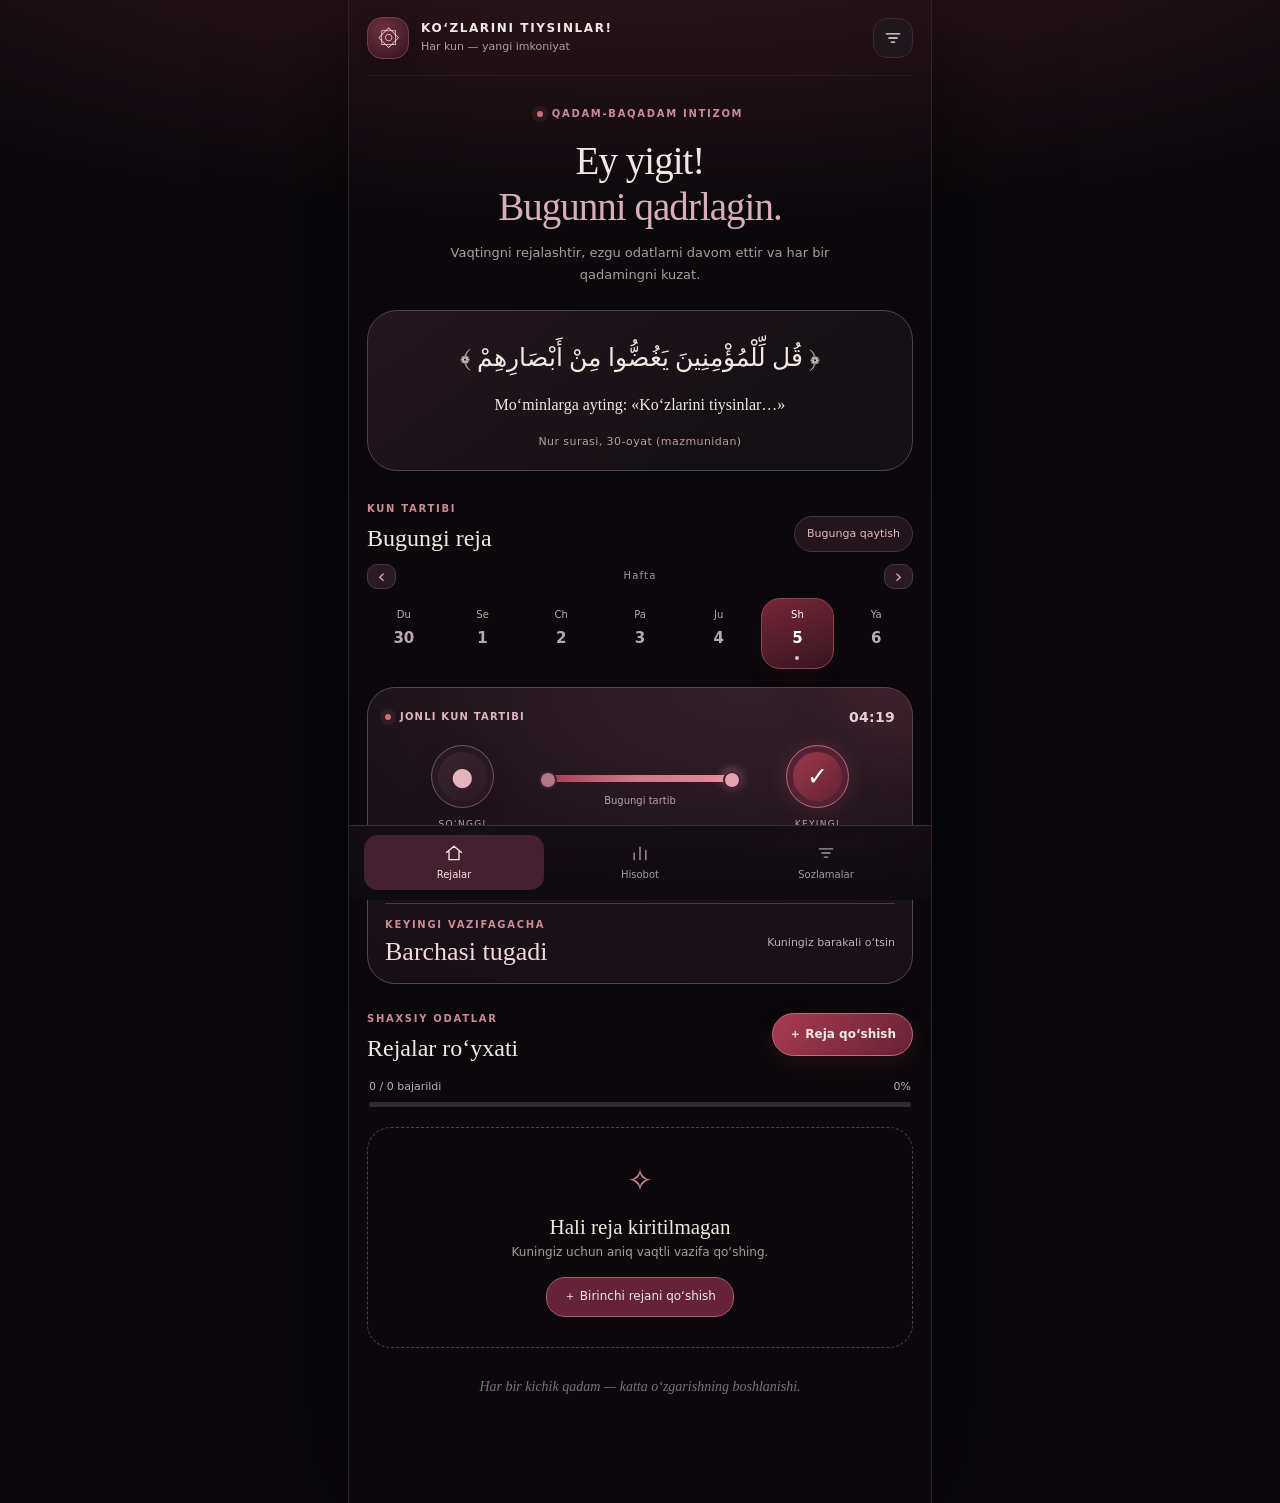
<file: index.html>
<!doctype html>
<html lang="uz">
<head>
  <meta charset="utf-8">
  <meta name="viewport" content="width=device-width, initial-scale=1, viewport-fit=cover">
  <meta name="theme-color" content="#0b090c">
  <meta name="description" content="Ko‘zlarni tiyish, odatlarni mustahkamlash va vaqtli rejalarga amal qilish uchun shaxsiy reja ilovasi.">
  <meta name="color-scheme" content="dark">
  <link rel="manifest" href="./manifest.webmanifest">
  <link rel="icon" href="./icon.svg" type="image/png">
  <link rel="apple-touch-icon" href="./icon.svg">
  <link rel="stylesheet" href="./styles.css">
  <title>Ko‘zlarini tiysinlar! — Rejalar</title>
</head>
<body>
<div class="app-shell" id="app">
  <header class="topbar">
    <div class="brand-icon" aria-hidden="true">۞</div>
    <div class="brand-copy"><span>KO‘ZLARINI TIYSINLAR!</span><small>Har kun — yangi imkoniyat</small></div>
    <button class="icon-btn" id="open-settings" aria-label="Sozlamalar" title="Sozlamalar"><svg aria-hidden="true" viewBox="0 0 24 24"><path d="M4 7h16M7 12h10M10 17h4"/></svg></button>
  </header>

  <main>
    <section class="intro">
      <div class="eyebrow"><span class="eyebrow-dot"></span> QADAM-BAQADAM INTIZOM</div>
      <h1>Ey yigit! <em>Bugunni qadrlagin.</em></h1>
      <p>Vaqtingni rejalashtir, ezgu odatlarni davom ettir va har bir qadamingni kuzat.</p>
    </section>

    <section class="verse" aria-label="Kun hikmati">
      <p class="verse-ar" id="quote-ar" lang="ar" dir="rtl"></p>
      <p class="verse-uz" id="quote-uz"></p>
      <span class="verse-src" id="quote-src"></span>
    </section>

    <section id="home-view" class="view active" aria-label="Kunlik reja">
      <div class="section-heading"><div><span class="overline">KUN TARTIBI</span><h2 id="today-heading">Bugungi reja</h2></div><button class="date-today" id="go-today">Bugunga qaytish</button></div>
      <div class="week-strip" id="week-strip" aria-label="Hafta kunlari"></div>

      <section class="timeline-card" aria-label="Jonli vazifalar ketma-ketligi">
        <div class="timeline-head"><span><span class="live-dot"></span> JONLI KUN TARTIBI</span><span class="now-clock" id="now-clock">--:--</span></div>
        <div class="timeline-steps">
          <div class="event-circle" id="last-circle"><div class="event-icon" id="last-symbol">✓</div><span class="event-label">SO‘NGGI</span><strong id="last-task">Kun boshlanishi</strong><small id="last-time">—</small></div>
          <div class="timeline-track"><div class="timeline-rail"><div class="timeline-fill" id="timeline-fill"></div><div class="timeline-spark"></div></div><span class="track-caption" id="track-caption">Vaqt hisobi</span></div>
          <div class="event-circle upcoming" id="next-circle"><div class="event-icon" id="next-symbol">◷</div><span class="event-label">KEYINGI</span><strong id="next-task">Reja qo‘shing</strong><small id="next-time">—</small></div>
        </div>
        <div class="countdown-row"><div><span class="overline">KEYINGI VAZIFAGACHA</span><strong id="countdown">—</strong></div><span class="pace" id="pace">Rejangiz bilan oldinga</span></div>
        <div class="reminder-banner" id="reminder-banner" hidden><span class="reminder-bell">♧</span><span id="reminder-message"></span></div>
      </section>

      <section class="tasks-section">
        <div class="section-heading tasks-head"><div><span class="overline">SHAXSIY ODATLAR</span><h2>Rejalar ro‘yxati</h2></div><button class="add-button" id="add-task">＋ Reja qo‘shish</button></div>
        <div class="day-progress"><span id="progress-caption">0 / 0 bajarildi</span><span id="progress-pct">0%</span><div class="day-progress-track"><div id="day-progress-fill"></div></div></div>
        <div id="task-list" class="task-list" aria-live="polite"></div>
      </section>
      <div class="gentle-note">Har bir kichik qadam — katta o‘zgarishning boshlanishi.</div>
    </section>

    <section id="stats-view" class="view" aria-label="Hisobot" hidden>
      <div class="section-heading"><div><span class="overline">NATIJALARINGIZ</span><h2>Hisobot</h2></div></div>
      <div class="stats-grid" id="stats-metrics"></div>
      <div class="panel"><div class="panel-heading">So‘nggi 7 kun</div><div id="stats-bars" class="stat-bars"></div></div>
      <div class="panel"><div class="panel-heading">Yaqin kunlar</div><div class="upcoming-list" id="upcoming-list"></div></div>
    </section>

    <section id="settings-view" class="view" aria-label="Sozlamalar" hidden>
      <div class="section-heading"><div><span class="overline">SHAXSIY SOZLAMALAR</span><h2>Sozlamalar</h2></div></div>
      <div class="panel settings-panel"><div class="settings-line"><div><strong>Bildirishnomalar</strong><small>Vazifa yaqinlashganda xabar berish</small></div><button class="line-button" id="enable-notifications">Yoqish</button></div>
      <p class="settings-hint" id="notification-status">Ruxsat holati tekshirilmoqda…</p>
      <label class="settings-line switch-line"><div><strong>Maxfiy eslatma</strong><small>Telefon bildirishnomasida vazifa nomini yashirish</small></div><input type="checkbox" id="privacy-toggle" aria-label="Maxfiy eslatma"></label></div>
      <div class="panel settings-panel"><div class="settings-line"><div><strong>Ma’lumotlar zaxirasi</strong><small>Rejalarni JSON faylga saqlash</small></div><button class="line-button" id="export-data">Eksport</button></div><div class="settings-line"><div><strong>Zaxirani tiklash</strong><small>Oldin saqlangan ma’lumotlarni qaytarish</small></div><label class="line-button file-button">Import<input type="file" id="import-data" accept="application/json,.json" hidden></label></div></div>
      <div class="panel"><p class="settings-hint">Eslatmalar sayt ishlayotganida tekshiriladi. Telefon qulflanganida yoki brauzer to‘xtatilganida uzluksiz xabar kafolatlanmaydi. Doimiy Android bildirishnomasi uchun alohida mobil ilova kerak.</p></div>
    </section>
  </main>

  <nav class="bottom-nav" aria-label="Asosiy navigatsiya">
    <button class="nav-btn active" data-view="home" aria-current="page"><svg viewBox="0 0 24 24" aria-hidden="true"><path d="M3 11.5 12 4l9 7.5M6 10.5V20h12v-9.5"/></svg><span>Rejalar</span></button>
    <button class="nav-btn" data-view="stats"><svg viewBox="0 0 24 24" aria-hidden="true"><path d="M5 20V12M12 20V5M19 20V9"/></svg><span>Hisobot</span></button>
    <button class="nav-btn" data-view="settings"><svg viewBox="0 0 24 24" aria-hidden="true"><path d="M4 7h16M7 12h10M10 17h4"/></svg><span>Sozlamalar</span></button>
  </nav>
</div>

<div class="modal-layer" id="task-modal" hidden>
 <div class="modal-backdrop" data-close="1"></div>
 <section class="sheet" role="dialog" aria-modal="true" aria-labelledby="task-modal-title">
  <div class="sheet-top"><span class="sheet-grab"></span><button type="button" class="sheet-close" id="close-task-modal" aria-label="Yopish">✕</button></div>
  <div class="sheet-heading"><span class="overline">SHAXSIY REJA</span><h2 id="task-modal-title">Yangi reja</h2><p>Nom, vaqt va kerakli eslatmani belgilang.</p></div>
  <form id="task-form" novalidate>
   <label class="form-field">Reja nomi<input id="task-title" maxlength="80" required placeholder="Masalan: Darsda nigohimni saqlayman" autocomplete="off"></label>
   <div class="form-two"><label class="form-field">Boshlanish vaqti<input type="time" id="task-start" value="09:00" required></label><label class="form-field">Tugash <small>(ixtiyoriy)</small><input type="time" id="task-end"></label></div>
   <label class="check-row"><input type="checkbox" id="task-twice"><span>Bir kunda ikki marta bajaraman</span></label>
   <div class="form-two second-time" id="second-time" hidden><label class="form-field">Ikkinchi boshlanish<input type="time" id="task-start2" value="17:00"></label><label class="form-field">Ikkinchi tugash<input type="time" id="task-end2"></label></div>
   <label class="form-field">Takrorlanish<select id="task-repeat"><option value="daily">Har kuni</option><option value="weekly">Hafta kunlari bo‘yicha</option><option value="once">Faqat bir marta</option></select></label>
   <div class="weekday-picker" id="weekday-picker" hidden aria-label="Takrorlanadigan kunlar"></div>
   <label class="form-field" id="once-field" hidden>Qaysi sanada?<input type="date" id="task-date"></label>
   <label class="form-field">Eslatma<select id="task-reminder"><option value="-1">Eslatma kerak emas</option><option value="0">Boshlanish vaqtida</option><option value="5">5 daqiqa oldin</option><option value="10" selected>10 daqiqa oldin</option><option value="15">15 daqiqa oldin</option><option value="30">30 daqiqa oldin</option><option value="60">1 soat oldin</option></select></label>
   <label class="form-field">Izoh <small>(ixtiyoriy)</small><textarea id="task-note" rows="2" maxlength="400" placeholder="Qisqa eslatma yoki maqsad…"></textarea></label>
   <p class="form-error" id="form-error" role="alert"></p>
   <div class="sheet-actions"><button type="button" class="btn secondary" id="cancel-task">Bekor qilish</button><button type="submit" class="btn primary" id="save-task">Rejani saqlash</button></div>
  </form>
 </section>
</div>
<div class="toast-region" id="toast-region" aria-live="polite"></div>
<script src="./app.js" defer></script>
</body>
</html>
</file>
<file: styles.css>
:root{--bg:#0b090c;--panel:#151015;--panel2:#1c141a;--text:#f0e9e3;--muted:#ac9ba1;--dim:#796d74;--line:#382b32;--line2:#49333d;--accent:#9c2a40;--accent2:#d65e70;--accentSoft:#371822;--green:#91b89f;--radius:22px;--sans:system-ui,-apple-system,"Segoe UI",Roboto,Arial,sans-serif;--serif:Georgia,"Times New Roman",serif;color-scheme:dark}
*{box-sizing:border-box}html{background:var(--bg);scroll-behavior:smooth}body{margin:0;background:radial-gradient(85% 380px at 50% -140px,#3a1922 0,transparent 95%),var(--bg);font:15px/1.45 var(--sans);color:var(--text)}button,input,select,textarea{font:inherit}button{cursor:pointer;border:0;color:inherit}button:focus-visible,input:focus-visible,select:focus-visible,textarea:focus-visible{outline:2px solid #db7486;outline-offset:3px}button:disabled{opacity:.5;cursor:not-allowed}[hidden]{display:none!important}.app-shell{max-width:584px;margin:0 auto;min-height:100svh;padding:0 18px 102px}.topbar{height:76px;display:flex;align-items:center;gap:12px;border-bottom:1px solid rgba(255,255,255,.05)}.brand-icon{display:grid;place-items:center;width:42px;height:42px;background:radial-gradient(circle at 40% 30%,#723042,#31151d);border:1px solid #754151;border-radius:15px;color:#ffe5e7;font-size:22px;box-shadow:0 7px 22px #0004}.brand-copy{display:flex;flex-direction:column;gap:1px;flex:1;min-width:0}.brand-copy span{font-size:12px;letter-spacing:.135em;font-weight:700}.brand-copy small{font-size:11px;color:var(--muted)}.icon-btn{display:grid;place-items:center;width:40px;height:40px;border-radius:14px;background:#20171c;border:1px solid var(--line)}svg{fill:none;stroke:currentColor;stroke-width:1.65;stroke-linecap:round;stroke-linejoin:round}.icon-btn svg,.nav-btn svg{width:20px;height:20px}.intro{text-align:center;padding:31px 8px 23px}.eyebrow,.overline{font-size:10px;font-weight:700;letter-spacing:.17em;color:#cd8b99}.eyebrow{display:flex;align-items:center;gap:9px;justify-content:center}.eyebrow-dot,.live-dot{display:inline-block;background:#cf6c7e;width:6px;height:6px;border-radius:50%;box-shadow:0 0 0 5px #cd6b7c18}.intro h1{font:normal clamp(27px,6.7vw,39px)/1.18 var(--serif);margin:16px 0 12px;letter-spacing:-.025em}.intro h1 em{font-style:normal;display:block;color:#d9afb7}.intro p{max-width:400px;color:var(--muted);font-size:13px;line-height:1.75;margin:0 auto}.verse{margin:0 0 26px;padding:23px 23px 18px;text-align:center;background:linear-gradient(145deg,#24171e,#141013 72%);border:1px solid #544048;border-radius:30px;box-shadow:0 15px 35px #0002}.verse-ar{font:normal 25px/1.9 Georgia,"Times New Roman",serif;margin:0 0 11px;color:#f1e9e4}.verse-uz{font:normal 16px/1.55 var(--serif);margin:0 0 13px}.verse-src{font-size:11px;letter-spacing:.04em;color:#bb9ca3}.section-heading{display:flex;justify-content:space-between;align-items:end;gap:10px;margin:12px 0 12px}.section-heading h2{font:normal 24px/1.17 var(--serif);margin:5px 0 0}.date-today{border:1px solid var(--line2);border-radius:20px;background:#22151c;font-size:11px;color:#e5b9c2;padding:9px 12px;white-space:nowrap}.week-strip{display:grid;grid-template-columns:repeat(7,minmax(0,1fr));gap:5px;margin:0 0 18px}.day-btn{min-width:0;background:transparent;border:1px solid transparent;border-radius:19px;padding:9px 0 8px;display:flex;align-items:center;flex-direction:column;gap:6px;color:#b9a8af}.day-btn .weekday{font-size:10px}.day-btn strong{font-size:15px;font-weight:600}.day-btn .day-mark{width:4px;height:4px;background:transparent;border-radius:50%}.day-btn.has-tasks .day-mark{background:#965262}.day-btn.selected{background:linear-gradient(160deg,#782638,#361621);border-color:#8d4253;color:#fff;box-shadow:0 8px 18px #420f1930}.day-btn.selected .day-mark{background:#f3bac5}.day-btn.today:not(.selected){border-color:#79515d}.timeline-card{position:relative;overflow:hidden;padding:19px 17px 16px;background:radial-gradient(125% 120% at 70% 0%,#35202a 0%,#1b1219 62%,#160f14 100%);border:1px solid #61404d;border-radius:28px;box-shadow:0 16px 36px #0002;margin-bottom:23px}.timeline-card:before{content:"";position:absolute;width:150px;height:150px;right:-70px;top:-80px;background:#a83d5721;filter:blur(24px);border-radius:50%;pointer-events:none}.timeline-head{display:flex;align-items:center;justify-content:space-between;gap:12px;font-size:10px;font-weight:750;letter-spacing:.12em;color:#dfb6c0}.timeline-head>span:first-child{display:flex;gap:9px;align-items:center}.live-dot{animation:breathe 2.8s ease-in-out infinite}.now-clock{font-weight:700;color:#ece2e2;font-size:14px;letter-spacing:.02em;font-variant-numeric:tabular-nums}.timeline-steps{display:grid;grid-template-columns:minmax(0,1fr) minmax(70px,1.25fr) minmax(0,1fr);align-items:start;gap:3px;margin-top:18px}.event-circle{display:flex;align-items:center;flex-direction:column;text-align:center;min-width:0}.event-icon{height:63px;width:63px;display:grid;place-items:center;border-radius:50%;background:linear-gradient(145deg,#3e2530,#291922);border:1px solid #78515e;box-shadow:inset 0 0 0 6px #271921,0 8px 22px #0003;color:#e5b3bd;font-size:25px;transition:box-shadow .5s,border-color .5s}.upcoming .event-icon{background:linear-gradient(140deg,#a33b51,#5d2030);color:#fff;border-color:#b9677d;box-shadow:inset 0 0 0 6px #532233,0 0 19px #963e5655;animation:circlePulse 3s ease-in-out infinite}.upcoming.imminent .event-icon{animation:urgency 1.3s ease-in-out infinite}.event-label{font-size:9px;letter-spacing:.145em;color:#b9a3aa;margin-top:10px}.event-circle strong{font-size:12px;line-height:1.25;margin:5px 0 3px;max-width:135px;min-height:30px;overflow-wrap:anywhere}.event-circle small{font-size:11px;color:#b9a9ae;font-variant-numeric:tabular-nums}.timeline-track{padding:30px 0 0;text-align:center;min-width:0}.timeline-rail{height:7px;position:relative;border-radius:99px;background:#61414d;overflow:visible}.timeline-rail:before,.timeline-rail:after{content:"";position:absolute;top:-4px;width:14px;height:14px;border-radius:50%;background:#b47889;border:2px solid #41222e;z-index:2}.timeline-rail:before{left:-4px}.timeline-rail:after{right:-4px;background:#e5a2b1}.timeline-fill{height:100%;background:linear-gradient(90deg,#a33b50,#eb8c9f);width:0;border-radius:99px;transition:width 1s linear;position:relative}.timeline-fill:after{content:"";position:absolute;top:-3px;right:-1px;width:12px;height:12px;background:#ffd7de;border-radius:50%;box-shadow:0 0 13px #fb9dbb}.timeline-spark{position:absolute;inset:0;background:linear-gradient(100deg,transparent,rgba(255,255,255,.15),transparent);border-radius:50px;pointer-events:none;animation:shimmer 3s linear infinite;overflow:hidden}.track-caption{display:block;font-size:10px;margin:12px 0;color:#bd9da6}.countdown-row{display:flex;align-items:center;justify-content:space-between;gap:10px;border-top:1px solid #503440;margin-top:18px;padding-top:14px}.countdown-row>div{display:flex;flex-direction:column;gap:3px}.countdown-row strong{font:normal 26px/1.2 var(--serif);font-variant-numeric:tabular-nums;color:#f3d8dd}.pace{font-size:11px;color:#bfafb2;text-align:right;max-width:140px}.reminder-banner{border-radius:13px;background:#49303b;border:1px solid #7f4b5b;padding:10px 12px;font-size:12px;display:flex;align-items:center;gap:9px;margin-top:13px;color:#f4d4db}.reminder-bell{font-size:19px}.tasks-head{align-items:center}.add-button{white-space:nowrap;background:linear-gradient(140deg,#ac3d55,#662034);border:1px solid #bd6e81;border-radius:99px;padding:12px 16px;box-shadow:0 8px 22px #8b253630;font-size:12px;font-weight:700}.day-progress{position:relative;display:flex;align-items:center;justify-content:space-between;flex-wrap:wrap;gap:7px;margin:17px 2px}.day-progress span{font-size:11px;color:#bfaeb5}.day-progress-track{height:5px;border-radius:99px;background:#342831;width:100%;overflow:hidden}.day-progress-track div{background:linear-gradient(90deg,#77283d,#d46178);width:0;height:100%;border-radius:99px;transition:width .35s}.task-list{display:flex;flex-direction:column;gap:10px}.task-card{position:relative;display:flex;align-items:center;gap:12px;padding:14px 12px;background:linear-gradient(135deg,#191216,#120e12);border:1px solid #40303a;border-radius:19px;min-width:0}.task-card.done{background:#151414;border-color:#2d3430}.task-card.done .task-title{color:#c7bfc1}.task-checks{display:flex;gap:5px;flex-shrink:0}.check-task{height:32px;width:32px;background:#37242d;border:1px solid #65404f;border-radius:50%;display:grid;place-items:center;font-size:15px;color:#d9b3bc}.check-task.checked{background:linear-gradient(145deg,#9b334b,#5d2537);border-color:#b86a7c;color:#fff}.task-info{flex:1;min-width:0}.task-title{font-size:13.5px;font-weight:650;line-height:1.32;overflow-wrap:anywhere}.task-meta{display:flex;gap:6px;flex-wrap:wrap;align-items:center;margin-top:6px;font-size:10px;color:#b9a0a9}.task-meta span{padding:2px 6px;background:#32212a;border-radius:8px}.task-menu{width:32px;height:32px;flex-shrink:0;border-radius:12px;border:1px solid #493541;background:#261b21;color:#b7a1a8;font-size:21px}.task-actions{display:flex;gap:9px;margin-top:8px}.task-actions button{font-size:11px;border:1px solid #6a4350;border-radius:10px;background:#2e1d25;padding:6px 10px}.task-actions .danger{border-color:#813b4f;color:#e7a9b6}.task-note{font-size:11px;color:#a6989d;margin-top:4px;overflow-wrap:anywhere}.empty-state{text-align:center;border:1px dashed #583d48;border-radius:24px;padding:30px 18px;margin:3px 0 5px}.empty-state .empty-icon{font-size:31px;color:#d38798}.empty-state h3{font:normal 21px var(--serif);margin:12px 0 4px}.empty-state p{font-size:12px;color:#a99ba0;margin:0 0 16px}.empty-state button{background:#642338;border:1px solid #ad5970;border-radius:19px;padding:10px 17px;font-size:12px}.gentle-note{text-align:center;color:#7c7177;font:italic 14px var(--serif);margin:26px 0 6px}.bottom-nav{position:fixed;bottom:0;left:50%;transform:translateX(-50%);width:min(100%,584px);z-index:6;padding:9px 15px calc(10px + env(safe-area-inset-bottom));display:flex;gap:6px;justify-content:space-around;background:linear-gradient(180deg,rgba(21,14,19,.94),rgba(14,11,14,.98));border-top:1px solid #422d36;backdrop-filter:blur(18px)}.nav-btn{flex:1;display:flex;flex-direction:column;align-items:center;gap:5px;background:none;border-radius:14px;padding:8px;color:#a5989f;font-size:10px}.nav-btn.active{background:#43212e;color:#ffe2e8}.nav-btn svg{width:20px;height:20px}.view{animation:appear .2s ease}.stats-grid{display:grid;grid-template-columns:repeat(2,minmax(0,1fr));gap:10px;margin:16px 0}.metric{padding:17px;border-radius:21px;border:1px solid var(--line);background:linear-gradient(160deg,#231720,#141013)}.metric strong{font:normal 35px var(--serif);display:block;color:#f0d6dc}.metric span{font-size:10px;letter-spacing:.06em;color:#b3a0a9}.panel{border-radius:23px;border:1px solid #47313c;background:#191117;padding:18px;margin-bottom:13px}.panel-heading{font:normal 20px var(--serif);margin-bottom:14px}.stat-bars{display:flex;align-items:flex-end;gap:9px;height:170px;padding-top:7px}.bar-col{flex:1;height:100%;display:flex;flex-direction:column;align-items:center;justify-content:flex-end;gap:7px;font-size:10px;color:#a39da0}.bar-rail{height:120px;width:100%;max-width:34px;border-radius:8px;display:flex;align-items:flex-end;overflow:hidden;background:#2e222b}.bar-level{width:100%;min-height:2px;background:linear-gradient(#d25b76,#7c2a40);border-radius:8px}.upcoming-line{display:flex;justify-content:space-between;gap:10px;padding:11px 0;border-bottom:1px solid #3b2d36;font-size:12px}.upcoming-line:last-child{border:0}.upcoming-line small{color:#c6abb5}.settings-panel{padding:4px 16px}.settings-line{display:flex;justify-content:space-between;align-items:center;gap:10px;padding:17px 0;border-bottom:1px solid #3b2d36}.settings-line:last-child{border:0}.settings-line>div{display:flex;flex-direction:column;gap:5px}.settings-line strong{font-size:13px;font-weight:650}.settings-line small{font-size:10.5px;color:#b2a2a9;max-width:270px}.line-button{background:#54263a;border:1px solid #895468;border-radius:12px;padding:9px 12px;color:#f3dfe3;font-size:12px}.file-button{cursor:pointer}.switch-line input{accent-color:#c2526d;width:23px;height:23px}.settings-hint{font-size:12px;color:#b4a3aa;line-height:1.7;margin:0;padding:5px 0 13px}.modal-layer{position:fixed;z-index:20;inset:0;display:flex;align-items:flex-end;justify-content:center}.modal-backdrop{position:absolute;inset:0;background:#060406c9;backdrop-filter:blur(5px)}.sheet{position:relative;width:100%;max-width:584px;max-height:92dvh;overflow:auto;background:#161016;border:1px solid #785060;border-bottom:0;border-radius:29px 29px 0 0;padding:14px 19px calc(25px + env(safe-area-inset-bottom));box-shadow:0 -18px 65px #0009;animation:slideUp .23s ease}.sheet-top{height:26px;display:flex;align-items:start;justify-content:center;position:relative}.sheet-grab{height:5px;width:40px;border-radius:20px;background:#64434f;margin-top:0}.sheet-close{position:absolute;right:0;top:0;border-radius:50%;width:28px;height:28px;background:#30212a}.sheet-heading{text-align:center;padding:9px 0 15px}.sheet-heading h2{font:normal 29px var(--serif);margin:6px 0}.sheet-heading p{font-size:12px;color:#aa9ba1;margin:0}.form-field{display:flex;flex-direction:column;gap:7px;margin:0 0 13px;color:#e1d6d9;font-size:12px;font-weight:650}.form-field small{font-weight:400;color:#afa0a6}.form-field input,.form-field select,.form-field textarea{width:100%;min-width:0;border:1px solid #694954;background:#261a22;border-radius:15px;color:#f4e5e8;padding:12px 13px;outline:none;font-size:14px;resize:vertical}.form-field input:focus,.form-field select:focus,.form-field textarea:focus{border-color:#d56b80}.form-field input::placeholder,.form-field textarea::placeholder{color:#998892}.form-two{display:grid;grid-template-columns:repeat(2,minmax(0,1fr));gap:10px}.check-row{display:flex;align-items:center;gap:10px;background:#281c25;border-radius:14px;padding:12px 13px;margin:1px 0 15px;font-size:12px}.check-row input{width:17px;height:17px;accent-color:#b84761}.weekday-picker{display:flex;gap:5px;margin:-2px 0 13px}.weekday-picker label{flex:1;cursor:pointer}.weekday-picker input{position:absolute;opacity:0;width:1px;height:1px}.weekday-picker label span{display:grid;place-items:center;border:1px solid #55404b;background:#241920;border-radius:10px;padding:9px 0;font-size:11px}.weekday-picker input:checked+span{background:#833449;border-color:#bc6075}.weekday-picker input:focus-visible+span{outline:2px solid #db7486}.form-error{color:#f7a9b6;font-size:12px;min-height:16px;margin:4px 0 8px}.sheet-actions{display:flex;gap:9px}.btn{flex:1;padding:14px 6px;border-radius:16px;font-size:13px;font-weight:700}.btn.primary{background:linear-gradient(135deg,#b14760,#69263b);border:1px solid #c56e83}.btn.secondary{background:#2b2028;border:1px solid #604451}.toast-region{position:fixed;z-index:30;left:50%;transform:translateX(-50%);bottom:90px;max-width:calc(100% - 30px);width:420px;pointer-events:none;display:flex;flex-direction:column;gap:9px}.toast{background:#4b2535;border:1px solid #bd6075;border-radius:15px;box-shadow:0 12px 35px #000a;color:#ffe4e9;padding:13px;font-size:12px;pointer-events:auto;display:flex;align-items:center;justify-content:space-between;gap:9px;animation:appear .2s}.toast button{flex:none;border-radius:11px;background:#793b50;padding:6px 9px;font-size:11px}@keyframes appear{from{opacity:0;transform:translateY(7px)}to{opacity:1;transform:translateY(0)}}@keyframes slideUp{from{transform:translateY(25px);opacity:.7}}@keyframes breathe{50%{box-shadow:0 0 0 9px #cd6b7c12;opacity:.6}}@keyframes circlePulse{50%{box-shadow:inset 0 0 0 6px #532233,0 0 31px #ce718a77}}@keyframes urgency{50%{box-shadow:inset 0 0 0 6px #532233,0 0 40px #e5708bde;transform:scale(1.04)}}@keyframes shimmer{0%{transform:translateX(-100%)}100%{transform:translateX(100%)}}@media(min-width:640px){.app-shell{border-left:1px solid #302129;border-right:1px solid #302129;box-shadow:0 0 100px #0008}.bottom-nav{border-left:1px solid #302129;border-right:1px solid #302129}}@media(max-width:370px){.app-shell{padding-left:12px;padding-right:12px}.event-icon{height:54px;width:54px}.timeline-card{padding-left:12px;padding-right:12px}.section-heading h2{font-size:22px}.add-button{padding:10px;font-size:11px}.verse-ar{font-size:21px}}@media(prefers-reduced-motion:reduce){*,*:before,*:after{animation:none!important;transition-duration:.01ms!important;scroll-behavior:auto!important}}
.week-nav{display:flex;align-items:center;justify-content:space-between;margin:0 0 9px}.week-nav button{border:1px solid #51333f;background:#291a23;border-radius:10px;width:29px;height:25px;color:#d8a6b3;line-height:1;font-size:20px}.week-nav span{color:#a9939c;font-size:10px;letter-spacing:.12em}
</file>
